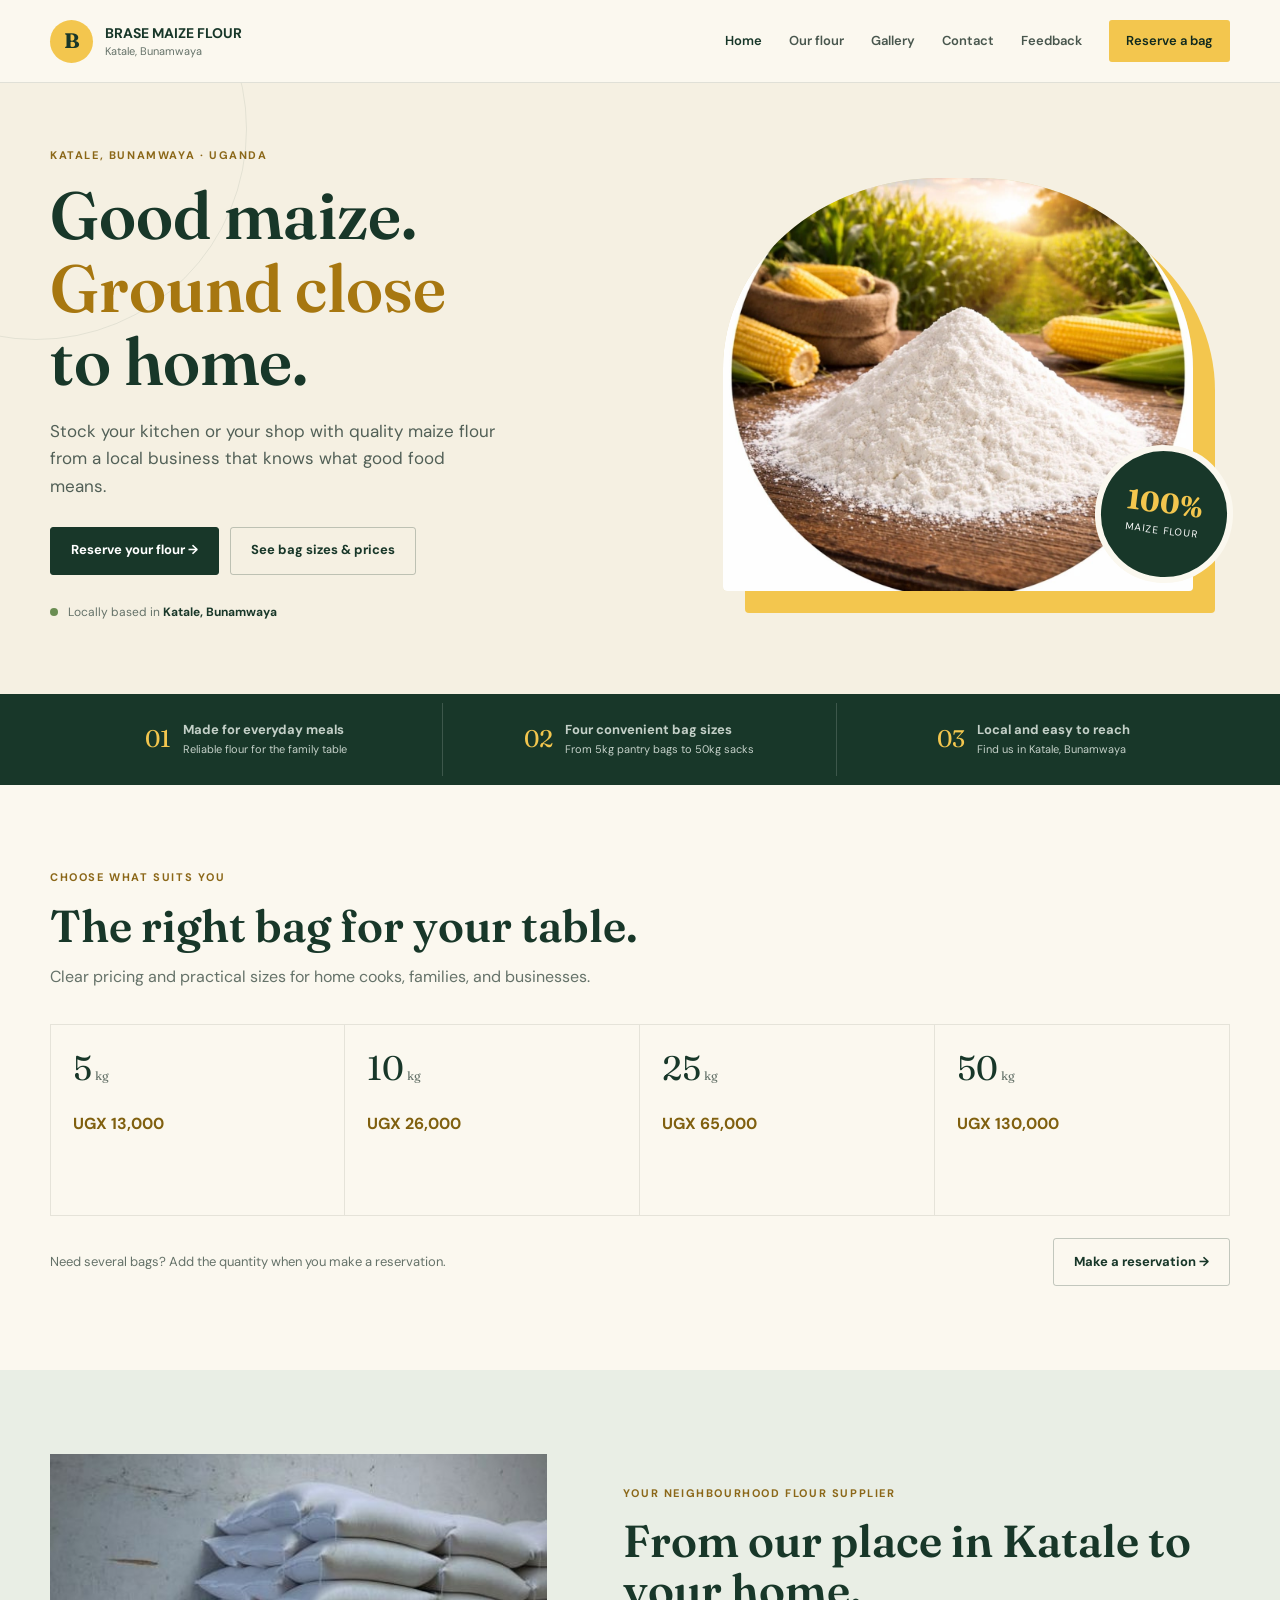
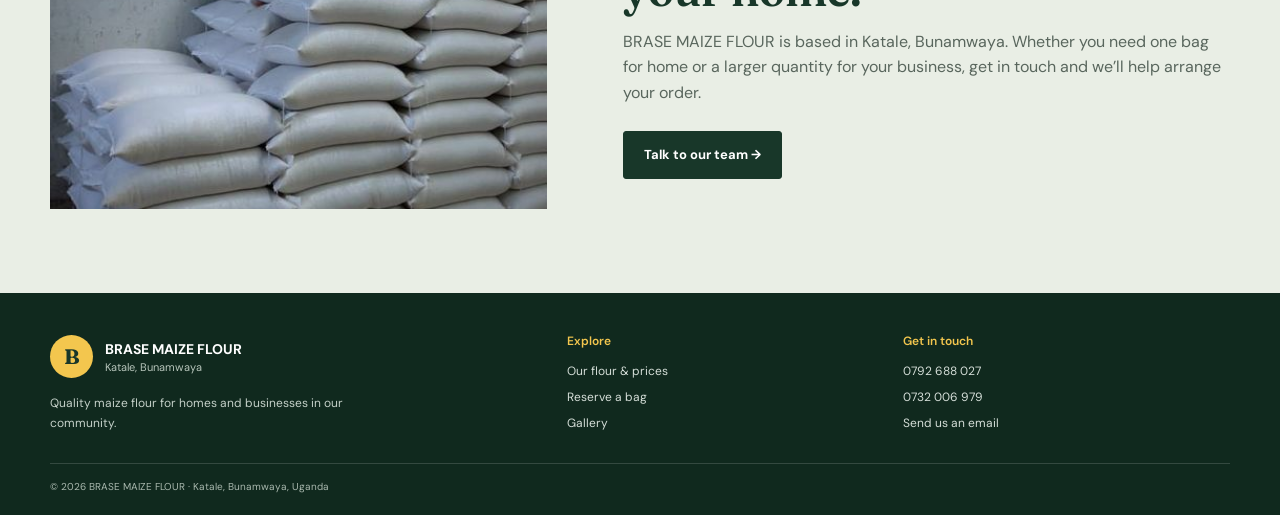
<file: index.html>
<!doctype html>
<html lang="en">
<head>
	<meta charset="utf-8">
	<meta name="viewport" content="width=device-width, initial-scale=1">
	<meta name="description" content="Fresh, quality maize flour from BRASE MAIZE FLOUR in Katale, Bunamwaya. Order 5kg to 50kg bags for your home or business.">
	<title>BRASE MAIZE FLOUR | Good maize, ground close to home</title>
	<link rel="stylesheet" href="main.css">
</head>
<body>
	<header class="site-header">
		<div class="header-inner">
			<a class="brand" href="index.html" aria-label="BRASE MAIZE FLOUR home"><span class="brand-mark" aria-hidden="true">B</span><span><span class="brand-name">BRASE MAIZE FLOUR</span><span class="brand-place">Katale, Bunamwaya</span></span></a>
			<button class="menu-toggle" type="button" aria-label="Open navigation" aria-expanded="false">&#9776;</button>
			<nav class="site-nav" aria-label="Main navigation">
				<a href="index.html" aria-current="page">Home</a><a href="order.html">Our flour</a><a href="gallery.html">Gallery</a><a href="contact%20us.html">Contact</a><a href="feedback.html">Feedback</a><a class="nav-cta" href="reservations.html">Reserve a bag</a>
			</nav>
		</div>
	</header>
	<main>
		<section class="hero">
			<div class="hero-inner">
				<div class="hero-copy">
					<p class="eyebrow">Katale, Bunamwaya · Uganda</p>
					<h1>Good maize.<br><span>Ground close</span><br>to home.</h1>
					<p>Stock your kitchen or your shop with quality maize flour from a local business that knows what good food means.</p>
					<div class="hero-actions"><a class="button" href="reservations.html">Reserve your flour <span aria-hidden="true">&nbsp;→</span></a><a class="button button-light" href="order.html">See bag sizes &amp; prices</a></div>
					<div class="hero-note"><span class="note-dot" aria-hidden="true"></span><span>Locally based in <strong>Katale, Bunamwaya</strong></span></div>
				</div>
				<div class="hero-visual">
					<div class="hero-photo"><img src="c99c991272a7aebee4d155861b2cdf4a.jpg" alt="Fresh maize flour with corn from the field"></div>
					<div class="photo-label"><strong>100%</strong><span>maize flour</span></div>
				</div>
			</div>
		</section>
		<section class="trust-strip" aria-label="Business highlights">
			<div class="trust-inner">
				<div class="trust-item"><span class="trust-icon" aria-hidden="true">01</span><span><strong>Made for everyday meals</strong><span>Reliable flour for the family table</span></span></div>
				<div class="trust-item"><span class="trust-icon" aria-hidden="true">02</span><span><strong>Four convenient bag sizes</strong><span>From 5kg pantry bags to 50kg sacks</span></span></div>
				<div class="trust-item"><span class="trust-icon" aria-hidden="true">03</span><span><strong>Local and easy to reach</strong><span>Find us in Katale, Bunamwaya</span></span></div>
			</div>
		</section>
		<section class="section">
			<div class="section-inner">
				<div class="section-heading"><p class="eyebrow">Choose what suits you</p><h2>The right bag for your table.</h2><p>Clear pricing and practical sizes for home cooks, families, and businesses.</p></div>
				<div class="package-grid">
					<div class="package"><span class="package-weight">5<span class="package-unit"> kg</span></span><span class="package-price">UGX 13,000</span></div>
					<div class="package"><span class="package-weight">10<span class="package-unit"> kg</span></span><span class="package-price">UGX 26,000</span></div>
					<div class="package"><span class="package-weight">25<span class="package-unit"> kg</span></span><span class="package-price">UGX 65,000</span></div>
					<div class="package"><span class="package-weight">50<span class="package-unit"> kg</span></span><span class="package-price">UGX 130,000</span></div>
				</div>
				<div class="packages-footer"><span>Need several bags? Add the quantity when you make a reservation.</span><a class="button button-light" href="reservations.html">Make a reservation <span aria-hidden="true">&nbsp;→</span></a></div>
			</div>
		</section>
		<section class="section story-band">
			<div class="section-inner story-layout">
				<div class="story-image"><img src="b312a737c15384a1fec45f7753097e4c.jpg" alt="Neatly stacked maize flour bags ready for customers" loading="lazy"></div>
				<div class="story-copy"><p class="eyebrow">Your neighbourhood flour supplier</p><h2>From our place in Katale to your home.</h2><p>BRASE MAIZE FLOUR is based in Katale, Bunamwaya. Whether you need one bag for home or a larger quantity for your business, get in touch and we’ll help arrange your order.</p><a class="button" href="contact%20us.html">Talk to our team <span aria-hidden="true">&nbsp;→</span></a></div>
			</div>
		</section>
	</main>
	<footer class="footer">
		<div class="footer-inner">
			<div><a class="brand" href="index.html"><span class="brand-mark" aria-hidden="true">B</span><span><span class="brand-name">BRASE MAIZE FLOUR</span><span class="brand-place">Katale, Bunamwaya</span></span></a><p class="footer-copy">Quality maize flour for homes and businesses in our community.</p></div>
			<div><h3>Explore</h3><div class="footer-links"><a href="order.html">Our flour &amp; prices</a><a href="reservations.html">Reserve a bag</a><a href="gallery.html">Gallery</a></div></div>
			<div><h3>Get in touch</h3><div class="footer-links"><a href="tel:+256792688027">0792 688 027</a><a href="tel:+256732006979">0732 006 979</a><a href="mailto:kiizadrake1@gmail.com">Send us an email</a></div></div>
		</div>
		<div class="footer-bottom">© 2026 BRASE MAIZE FLOUR · Katale, Bunamwaya, Uganda</div>
	</footer>
	<script src="site.js"></script>
</body>
</html>
</file>
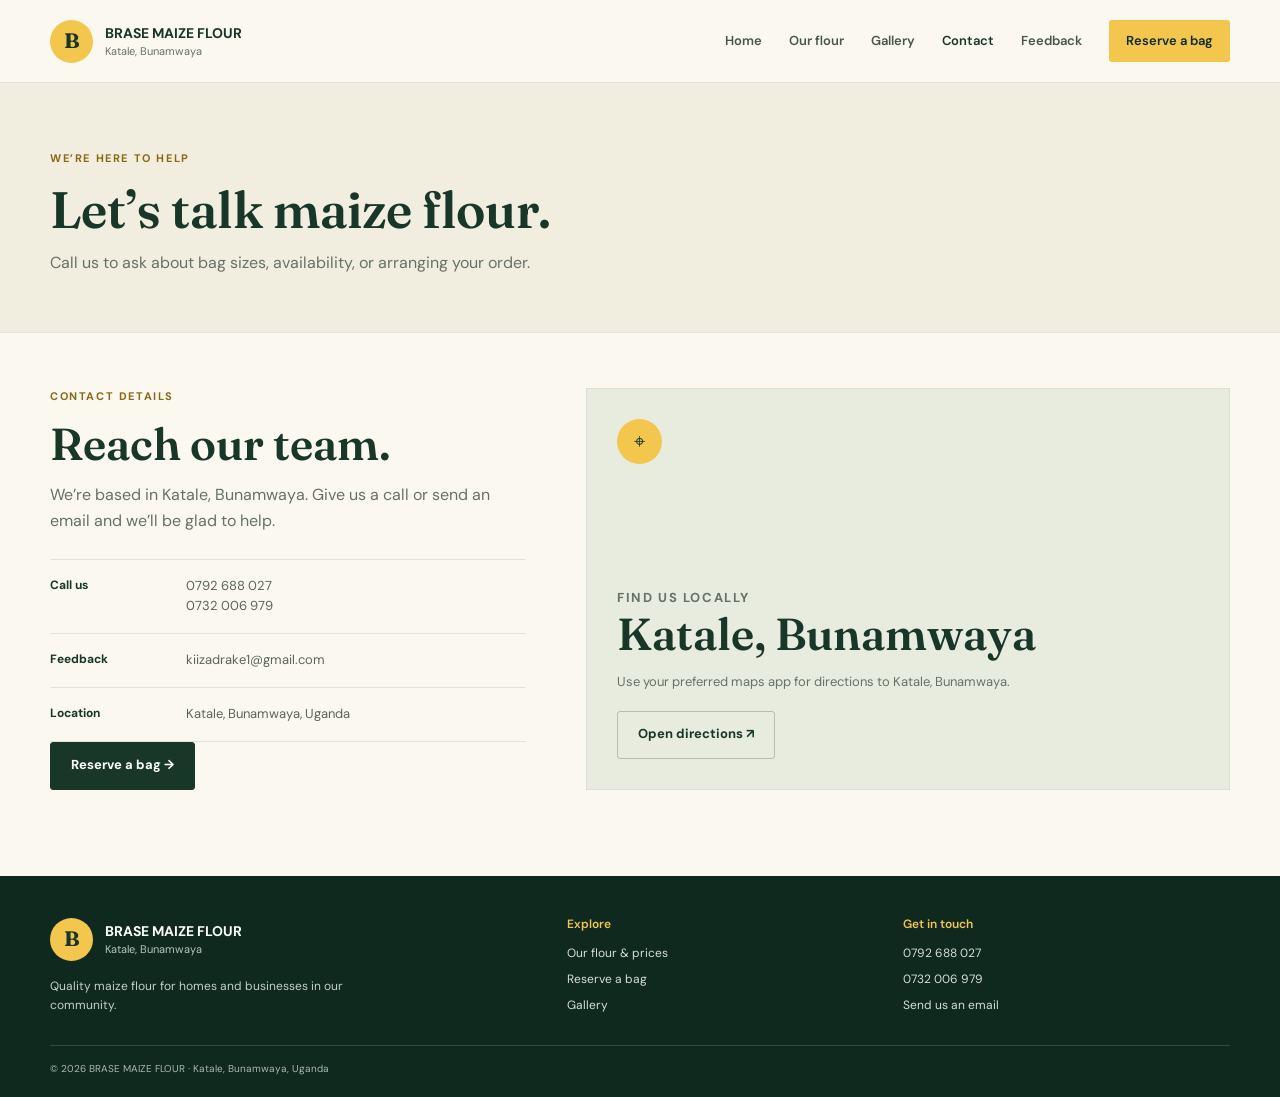
<file: contact us.html>
<!doctype html>
<html lang="en">
<head>
	<meta charset="utf-8">
	<meta name="viewport" content="width=device-width, initial-scale=1">
	<meta name="description" content="Contact BRASE MAIZE FLOUR in Katale, Bunamwaya by phone or email.">
	<title>Contact Us | BRASE MAIZE FLOUR</title>
	<link rel="stylesheet" href="main.css">
</head>
<body>
	<header class="site-header"><div class="header-inner"><a class="brand" href="home.html" aria-label="BRASE MAIZE FLOUR home"><span class="brand-mark" aria-hidden="true">B</span><span><span class="brand-name">BRASE MAIZE FLOUR</span><span class="brand-place">Katale, Bunamwaya</span></span></a><button class="menu-toggle" type="button" aria-label="Open navigation" aria-expanded="false">&#9776;</button><nav class="site-nav" aria-label="Main navigation"><a href="home.html">Home</a><a href="order.html">Our flour</a><a href="gallery.html">Gallery</a><a href="contact%20us.html" aria-current="page">Contact</a><a href="feedback.html">Feedback</a><a class="nav-cta" href="reservations.html">Reserve a bag</a></nav></div></header>
	<main>
		<section class="page-hero"><div class="page-hero-inner"><p class="eyebrow">We’re here to help</p><h1>Let’s talk maize flour.</h1><p>Call us to ask about bag sizes, availability, or arranging your order.</p></div></section>
		<section class="content-section"><div class="content-inner contact-layout">
			<div><p class="eyebrow">Contact details</p><h2>Reach our team.</h2><p style="color:var(--muted)">We’re based in Katale, Bunamwaya. Give us a call or send an email and we’ll be glad to help.</p><div class="contact-list"><div class="contact-row"><strong>Call us</strong><span><a href="tel:+256792688027">0792 688 027</a><br><a href="tel:+256732006979">0732 006 979</a></span></div><div class="contact-row"><strong>Feedback</strong><a href="mailto:kiizadrake1@gmail.com">kiizadrake1@gmail.com</a></div><div class="contact-row"><strong>Location</strong><span>Katale, Bunamwaya, Uganda</span></div></div><a class="button" href="reservations.html">Reserve a bag <span aria-hidden="true">&nbsp;→</span></a></div>
			<div class="map-panel"><span class="map-pin" aria-hidden="true">⌖</span><div><p class="eyebrow">Find us locally</p><h2>Katale, Bunamwaya</h2><p>Use your preferred maps app for directions to Katale, Bunamwaya.</p><p style="margin-top:18px"><a class="button button-light" href="https://www.google.com/maps/search/?api=1&amp;query=Katale%2C+Bunamwaya%2C+Uganda" target="_blank" rel="noopener noreferrer">Open directions <span aria-hidden="true">&nbsp;↗</span></a></p></div></div>
		</div></section>
	</main>
	<footer class="footer"><div class="footer-inner"><div><a class="brand" href="home.html"><span class="brand-mark" aria-hidden="true">B</span><span><span class="brand-name">BRASE MAIZE FLOUR</span><span class="brand-place">Katale, Bunamwaya</span></span></a><p class="footer-copy">Quality maize flour for homes and businesses in our community.</p></div><div><h3>Explore</h3><div class="footer-links"><a href="order.html">Our flour &amp; prices</a><a href="reservations.html">Reserve a bag</a><a href="gallery.html">Gallery</a></div></div><div><h3>Get in touch</h3><div class="footer-links"><a href="tel:+256792688027">0792 688 027</a><a href="tel:+256732006979">0732 006 979</a><a href="mailto:kiizadrake1@gmail.com">Send us an email</a></div></div></div><div class="footer-bottom">© 2026 BRASE MAIZE FLOUR · Katale, Bunamwaya, Uganda</div></footer>
	<script src="../site.js"></script>
</body>
</html>
</file>
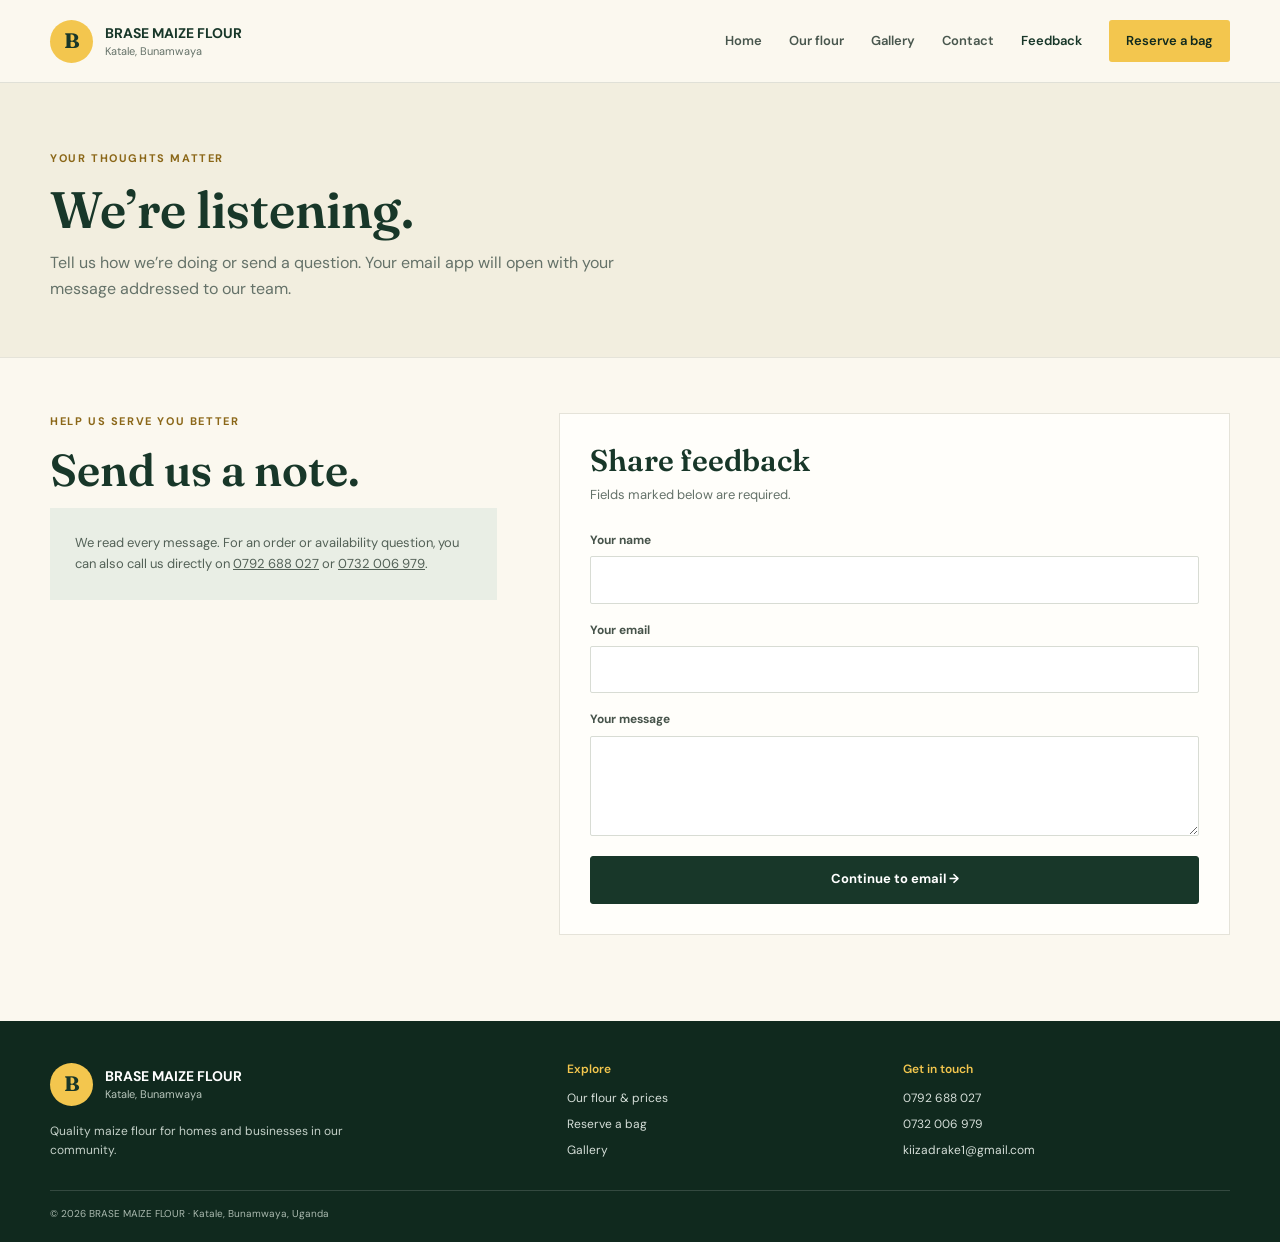
<file: feedback.html>
<!doctype html>
<html lang="en">
<head>
	<meta charset="utf-8">
	<meta name="viewport" content="width=device-width, initial-scale=1">
	<meta name="description" content="Share feedback with BRASE MAIZE FLOUR. We welcome your comments and questions.">
	<title>Feedback | BRASE MAIZE FLOUR</title>
	<link rel="stylesheet" href="main.css">
</head>
<body>
	<header class="site-header"><div class="header-inner"><a class="brand" href="home.html" aria-label="BRASE MAIZE FLOUR home"><span class="brand-mark" aria-hidden="true">B</span><span><span class="brand-name">BRASE MAIZE FLOUR</span><span class="brand-place">Katale, Bunamwaya</span></span></a><button class="menu-toggle" type="button" aria-label="Open navigation" aria-expanded="false">&#9776;</button><nav class="site-nav" aria-label="Main navigation"><a href="home.html">Home</a><a href="order.html">Our flour</a><a href="gallery.html">Gallery</a><a href="contact%20us.html">Contact</a><a href="feedback.html" aria-current="page">Feedback</a><a class="nav-cta" href="reservations.html">Reserve a bag</a></nav></div></header>
	<main>
		<section class="page-hero"><div class="page-hero-inner"><p class="eyebrow">Your thoughts matter</p><h1>We’re listening.</h1><p>Tell us how we’re doing or send a question. Your email app will open with your message addressed to our team.</p></div></section>
		<section class="content-section"><div class="content-inner feedback-layout">
			<div><p class="eyebrow">Help us serve you better</p><h2>Send us a note.</h2><div class="feedback-note"><p>We read every message. For an order or availability question, you can also call us directly on <a href="tel:+256792688027">0792 688 027</a> or <a href="tel:+256732006979">0732 006 979</a>.</p></div></div>
			<form class="form-panel" id="feedback-form"><h2>Share feedback</h2><p class="form-intro">Fields marked below are required.</p><div class="form-grid">
				<div class="field field-full"><label for="feedback-name">Your name</label><input id="feedback-name" name="name" autocomplete="name" required></div>
				<div class="field field-full"><label for="feedback-email">Your email</label><input id="feedback-email" name="email" type="email" autocomplete="email" required></div>
				<div class="field field-full"><label for="feedback-message">Your message</label><textarea id="feedback-message" name="message" required></textarea></div>
			</div><button class="button form-submit" type="submit">Continue to email <span aria-hidden="true">&nbsp;→</span></button></form>
		</div></section>
	</main>
	<footer class="footer"><div class="footer-inner"><div><a class="brand" href="home.html"><span class="brand-mark" aria-hidden="true">B</span><span><span class="brand-name">BRASE MAIZE FLOUR</span><span class="brand-place">Katale, Bunamwaya</span></span></a><p class="footer-copy">Quality maize flour for homes and businesses in our community.</p></div><div><h3>Explore</h3><div class="footer-links"><a href="order.html">Our flour &amp; prices</a><a href="reservations.html">Reserve a bag</a><a href="gallery.html">Gallery</a></div></div><div><h3>Get in touch</h3><div class="footer-links"><a href="tel:+256792688027">0792 688 027</a><a href="tel:+256732006979">0732 006 979</a><a href="mailto:kiizadrake1@gmail.com">kiizadrake1@gmail.com</a></div></div></div><div class="footer-bottom">© 2026 BRASE MAIZE FLOUR · Katale, Bunamwaya, Uganda</div></footer>
	<script src="../site.js"></script>
</body>
</html>
</file>
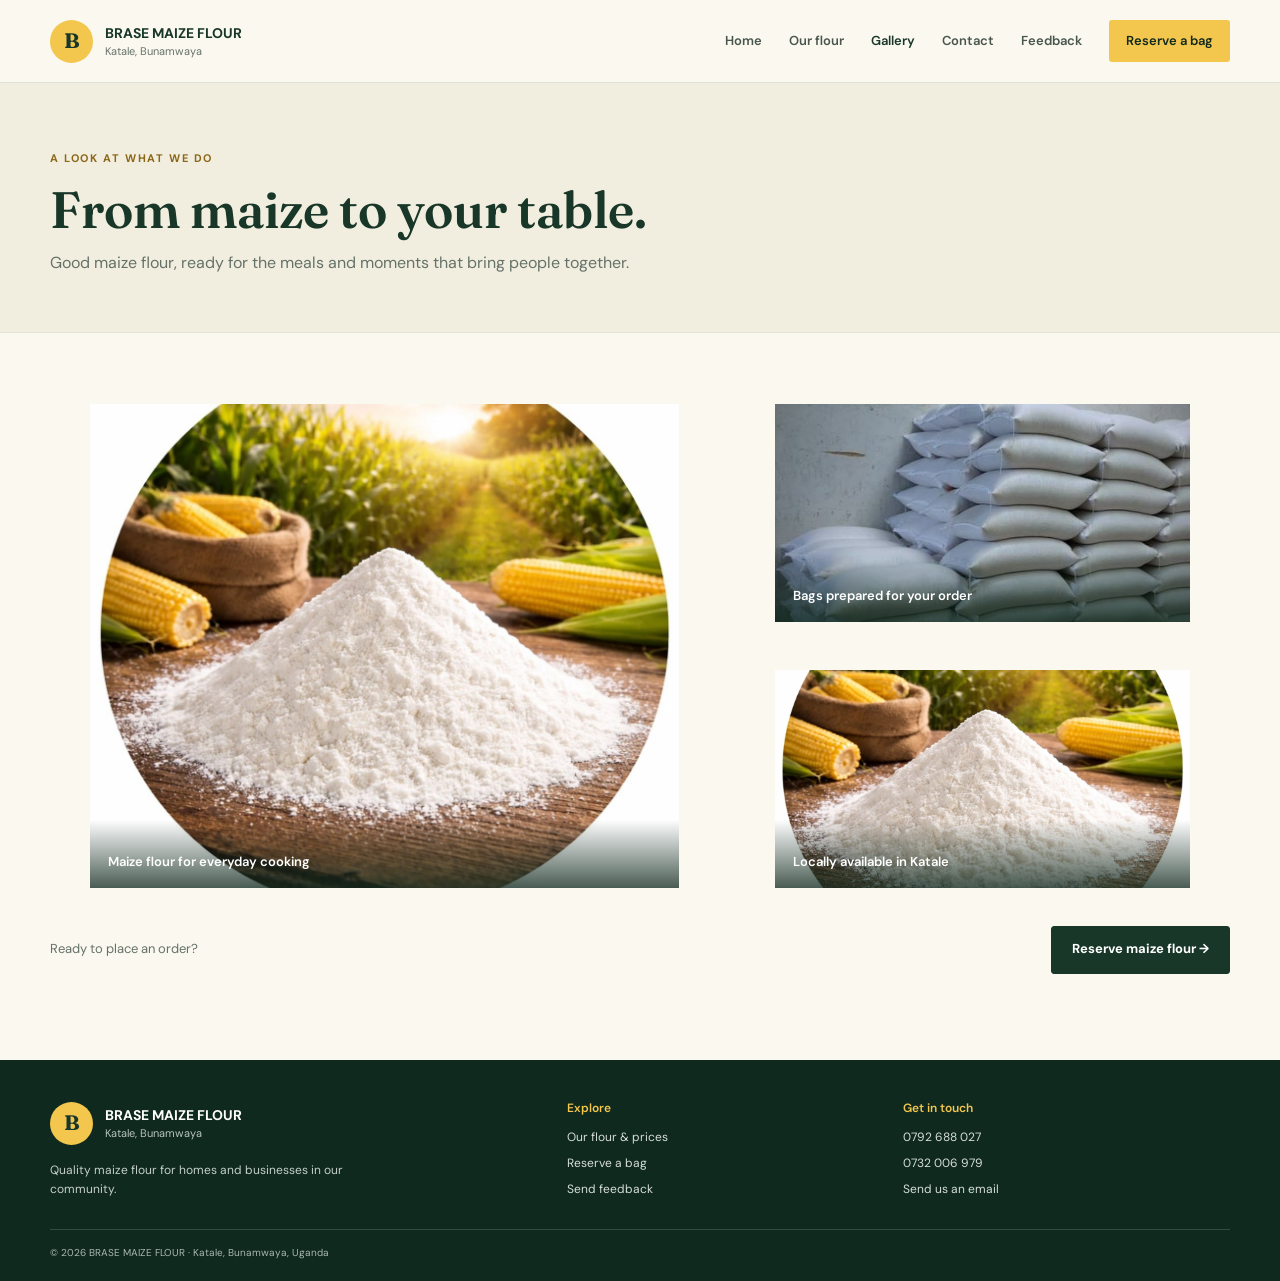
<file: gallery.html>
<!doctype html>
<html lang="en">
<head>
	<meta charset="utf-8">
	<meta name="viewport" content="width=device-width, initial-scale=1">
	<meta name="description" content="See BRASE MAIZE FLOUR products and maize flour in Katale, Bunamwaya.">
	<title>Gallery | BRASE MAIZE FLOUR</title>
	<link rel="stylesheet" href="main.css">
</head>
<body>
	<header class="site-header"><div class="header-inner"><a class="brand" href="index.html" aria-label="BRASE MAIZE FLOUR home"><span class="brand-mark" aria-hidden="true">B</span><span><span class="brand-name">BRASE MAIZE FLOUR</span><span class="brand-place">Katale, Bunamwaya</span></span></a><button class="menu-toggle" type="button" aria-label="Open navigation" aria-expanded="false">&#9776;</button><nav class="site-nav" aria-label="Main navigation"><a href="home.html">Home</a><a href="order.html">Our flour</a><a href="gallery.html" aria-current="page">Gallery</a><a href="contact%20us.html">Contact</a><a href="feedback.html">Feedback</a><a class="nav-cta" href="reservations.html">Reserve a bag</a></nav></div></header>
	<main>
		<section class="page-hero"><div class="page-hero-inner"><p class="eyebrow">A look at what we do</p><h1>From maize to your table.</h1><p>Good maize flour, ready for the meals and moments that bring people together.</p></div></section>
		<section class="content-section"><div class="content-inner"><div class="gallery-grid">
			<figure class="gallery-item"><img src="c99c991272a7aebee4d155861b2cdf4a.jpg" alt="Fresh white maize flour with corn from the field"><figcaption class="gallery-caption">Maize flour for everyday cooking</figcaption></figure>
			<figure class="gallery-item"><img src="b312a737c15384a1fec45f7753097e4c.jpg" alt="A stock of maize flour bags stacked for customers" loading="lazy"><figcaption class="gallery-caption">Bags prepared for your order</figcaption></figure>
			<figure class="gallery-item"><img src="c99c991272a7aebee4d155861b2cdf4a.jpg" alt="Golden maize and flour, the ingredients behind every bag" loading="lazy"><figcaption class="gallery-caption">Locally available in Katale</figcaption></figure>
		</div><div class="packages-footer"><span>Ready to place an order?</span><a class="button" href="reservations.html">Reserve maize flour <span aria-hidden="true">&nbsp;→</span></a></div></div></section>
	</main>
	<footer class="footer"><div class="footer-inner"><div><a class="brand" href="index.html"><span class="brand-mark" aria-hidden="true">B</span><span><span class="brand-name">BRASE MAIZE FLOUR</span><span class="brand-place">Katale, Bunamwaya</span></span></a><p class="footer-copy">Quality maize flour for homes and businesses in our community.</p></div><div><h3>Explore</h3><div class="footer-links"><a href="order.html">Our flour &amp; prices</a><a href="reservations.html">Reserve a bag</a><a href="feedback.html">Send feedback</a></div></div><div><h3>Get in touch</h3><div class="footer-links"><a href="tel:+256792688027">0792 688 027</a><a href="tel:+256732006979">0732 006 979</a><a href="mailto:kiizadrake1@gmail.com">Send us an email</a></div></div></div><div class="footer-bottom">© 2026 BRASE MAIZE FLOUR · Katale, Bunamwaya, Uganda</div></footer>
	<script src="site.js"></script>
</body>
</html>
</file>
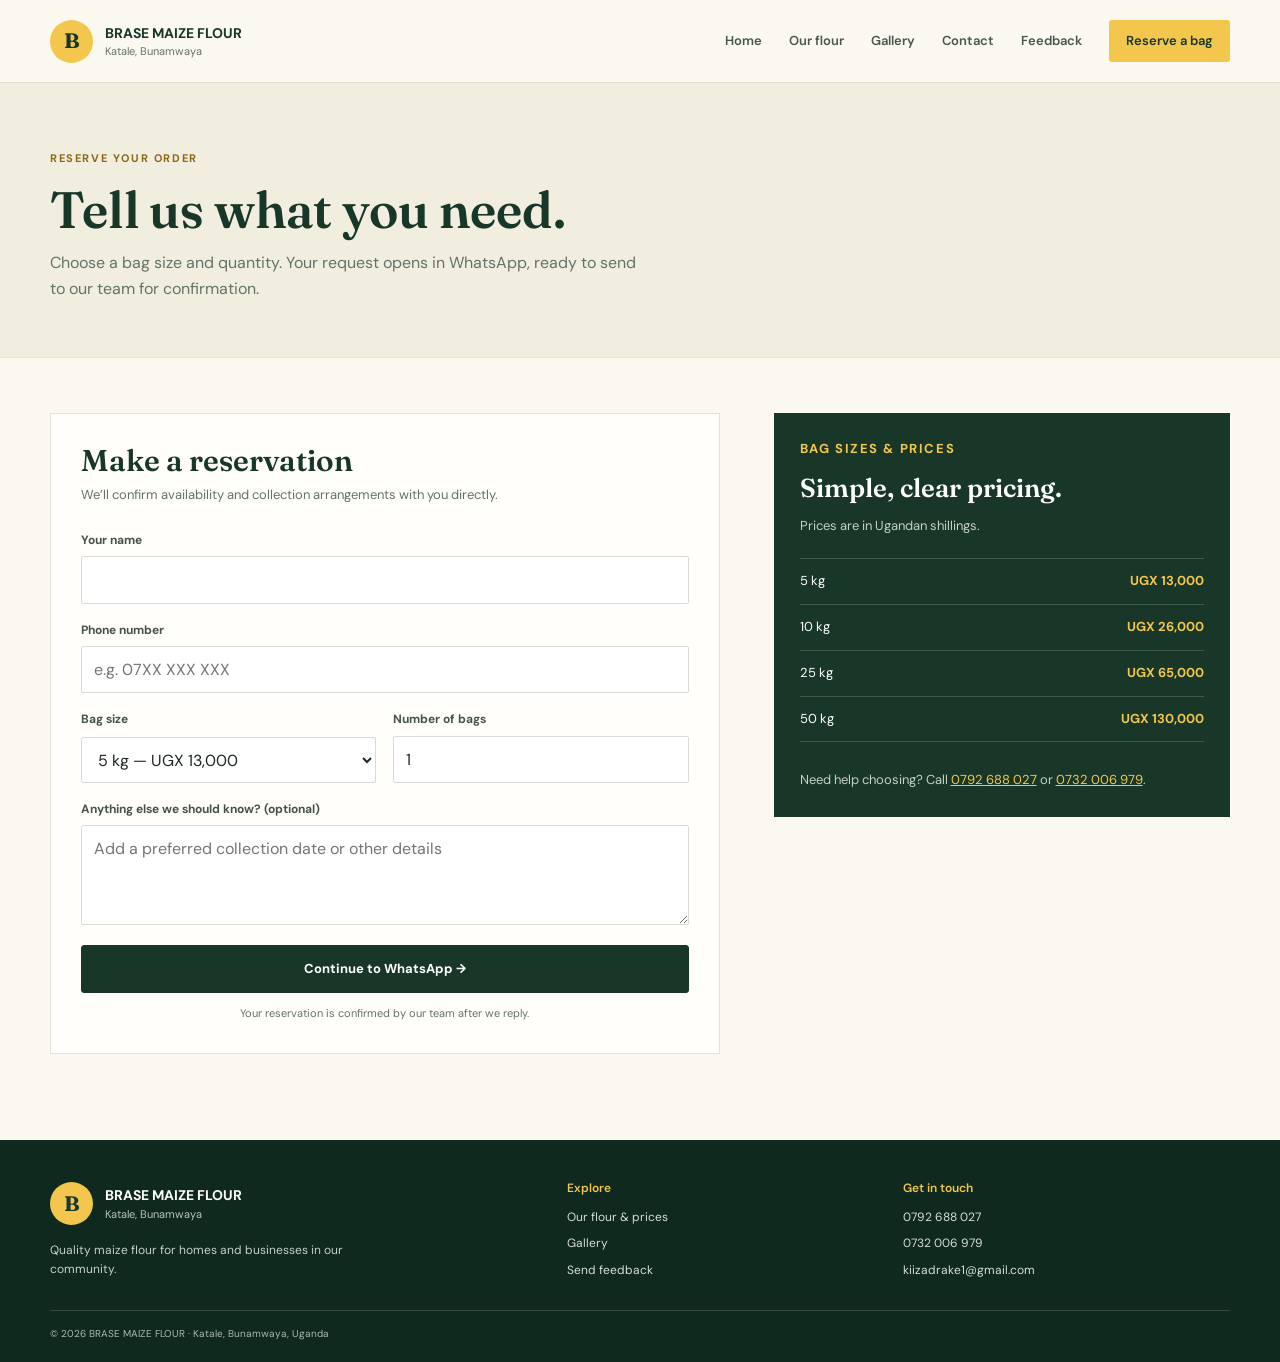
<file: reservations.html>
<!doctype html>
<html lang="en">
<head>
	<meta charset="utf-8">
	<meta name="viewport" content="width=device-width, initial-scale=1">
	<meta name="description" content="Reserve BRASE MAIZE FLOUR in 5kg, 10kg, 25kg, and 50kg bags. Choose your quantity and send your request directly to us.">
	<title>Reserve Maize Flour | BRASE MAIZE FLOUR</title>
	<link rel="stylesheet" href="main.css">
</head>
<body>
	<header class="site-header"><div class="header-inner">
		<a class="brand" href="index.html" aria-label="BRASE MAIZE FLOUR home"><span class="brand-mark" aria-hidden="true">B</span><span><span class="brand-name">BRASE MAIZE FLOUR</span><span class="brand-place">Katale, Bunamwaya</span></span></a>
		<button class="menu-toggle" type="button" aria-label="Open navigation" aria-expanded="false">&#9776;</button>
		<nav class="site-nav" aria-label="Main navigation"><a href="home.html">Home</a><a href="order.html">Our flour</a><a href="gallery.html">Gallery</a><a href="contact%20us.html">Contact</a><a href="feedback.html">Feedback</a><a class="nav-cta" href="reservations.html" aria-current="page">Reserve a bag</a></nav>
	</div></header>
	<main>
		<section class="page-hero"><div class="page-hero-inner"><p class="eyebrow">Reserve your order</p><h1>Tell us what you need.</h1><p>Choose a bag size and quantity. Your request opens in WhatsApp, ready to send to our team for confirmation.</p></div></section>
		<section class="content-section"><div class="content-inner reservation-layout">
			<form class="form-panel" id="reservation-form">
				<h2>Make a reservation</h2><p class="form-intro">We’ll confirm availability and collection arrangements with you directly.</p>
				<div class="form-grid">
					<div class="field field-full"><label for="customer-name">Your name</label><input id="customer-name" name="name" autocomplete="name" required></div>
					<div class="field field-full"><label for="customer-phone">Phone number</label><input id="customer-phone" name="phone" type="tel" autocomplete="tel" placeholder="e.g. 07XX XXX XXX" required></div>
					<div class="field"><label for="flour-size">Bag size</label><select id="flour-size" name="size" required><option value="5" data-price="13000">5 kg — UGX 13,000</option><option value="10" data-price="26000">10 kg — UGX 26,000</option><option value="25" data-price="65000">25 kg — UGX 65,000</option><option value="50" data-price="130000">50 kg — UGX 130,000</option></select></div>
					<div class="field"><label for="bag-quantity">Number of bags</label><input id="bag-quantity" name="quantity" type="number" min="1" max="1000" value="1" required></div>
					<div class="field field-full"><label for="order-notes">Anything else we should know? <span>(optional)</span></label><textarea id="order-notes" name="notes" placeholder="Add a preferred collection date or other details"></textarea></div>
				</div>
				<button class="button form-submit" type="submit">Continue to WhatsApp <span aria-hidden="true">&nbsp;→</span></button>
				<p class="form-hint">Your reservation is confirmed by our team after we reply.</p>
			</form>
			<aside class="order-summary"><p class="eyebrow" style="color:var(--maize)">Bag sizes &amp; prices</p><h2>Simple, clear pricing.</h2><p>Prices are in Ugandan shillings.</p>
				<div class="price-list"><div class="price-row"><span>5 kg</span><strong>UGX 13,000</strong></div><div class="price-row"><span>10 kg</span><strong>UGX 26,000</strong></div><div class="price-row"><span>25 kg</span><strong>UGX 65,000</strong></div><div class="price-row"><span>50 kg</span><strong>UGX 130,000</strong></div></div>
				<p class="summary-help">Need help choosing? Call <a href="tel:+256792688027" style="color:var(--maize)">0792 688 027</a> or <a href="tel:+256732006979" style="color:var(--maize)">0732 006 979</a>.</p>
			</aside>
		</div></section>
	</main>
	<footer class="footer"><div class="footer-inner">
		<div><a class="brand" href="home.html"><span class="brand-mark" aria-hidden="true">B</span><span><span class="brand-name">BRASE MAIZE FLOUR</span><span class="brand-place">Katale, Bunamwaya</span></span></a><p class="footer-copy">Quality maize flour for homes and businesses in our community.</p></div>
		<div><h3>Explore</h3><div class="footer-links"><a href="order.html">Our flour &amp; prices</a><a href="gallery.html">Gallery</a><a href="feedback.html">Send feedback</a></div></div>
		<div><h3>Get in touch</h3><div class="footer-links"><a href="tel:+256792688027">0792 688 027</a><a href="tel:+256732006979">0732 006 979</a><a href="mailto:kiizadrake1@gmail.com">kiizadrake1@gmail.com</a></div></div>
	</div><div class="footer-bottom">© 2026 BRASE MAIZE FLOUR · Katale, Bunamwaya, Uganda</div></footer>
	<script src="../site.js"></script>
</body>
</html>
</file>
<file: main.css>
@import url('https://fonts.googleapis.com/css2?family=DM+Sans:wght@400;500;600;700&family=Fraunces:opsz,wght@9..144,500;9..144,600;9..144,700&display=swap');

:root {
  color-scheme: light;
  --forest: #183729;
  --forest-deep: #10291e;
  --maize: #f3c64e;
  --maize-dark: #dbab2c;
  --paper: #fbf8ef;
  --white: #fffefa;
  --ink: #1d2922;
  --muted: #657269;
  --line: #e5e3d9;
  --display: 'Fraunces', Georgia, serif;
  --body: 'DM Sans', 'Segoe UI', sans-serif;
}

* { box-sizing: border-box; }
html { scroll-behavior: smooth; }
body { margin: 0; color: var(--ink); background: var(--paper); font-family: var(--body); font-size: 16px; line-height: 1.6; }
a { color: inherit; }
img { display: block; max-width: 100%; }
button, input, select, textarea { font: inherit; }
.site-header { position: relative; z-index: 5; background: var(--paper); border-bottom: 1px solid rgba(24, 55, 41, .12); }
.header-inner { width: min(1180px, calc(100% - 48px)); min-height: 82px; margin: auto; display: flex; align-items: center; justify-content: space-between; gap: 30px; }
.brand { display: inline-flex; align-items: center; gap: 12px; text-decoration: none; flex: 0 0 auto; }
.brand-mark { width: 43px; height: 43px; display: grid; place-items: center; border-radius: 50%; color: var(--forest); background: var(--maize); font-family: var(--display); font-size: 21px; font-weight: 700; }
.brand-name { display: block; color: var(--forest); font-size: 14px; font-weight: 700; line-height: 1.15; letter-spacing: 0; }
.brand-place { display: block; margin-top: 5px; color: var(--muted); font-size: 11px; line-height: 1; }
.site-nav { display: flex; align-items: center; gap: 27px; }
.site-nav a { color: #48564d; text-decoration: none; font-size: 13px; font-weight: 600; transition: color .18s ease; }
.site-nav a:hover, .site-nav a[aria-current="page"] { color: var(--forest); }
.site-nav .nav-cta { padding: 11px 17px; color: var(--forest-deep); background: var(--maize); border-radius: 3px; }
.site-nav .nav-cta:hover { background: var(--maize-dark); }
.menu-toggle { display: none; width: 42px; height: 42px; border: 1px solid var(--line); background: transparent; color: var(--forest); border-radius: 3px; font-size: 21px; cursor: pointer; }
.eyebrow { margin: 0 0 14px; color: #8b6718; text-transform: uppercase; letter-spacing: 1.6px; font-size: 11px; font-weight: 700; }
h1, h2, h3, p { margin-top: 0; }
h1, h2, h3 { color: var(--forest); font-family: var(--display); font-weight: 600; line-height: 1.1; }
h1 { margin-bottom: 20px; font-size: clamp(42px, 5.2vw, 68px); }
h2 { margin-bottom: 14px; font-size: clamp(32px, 3.5vw, 45px); }
h3 { margin-bottom: 9px; font-size: 23px; }
.button { display: inline-flex; min-height: 48px; align-items: center; justify-content: center; padding: 0 20px; border: 1px solid var(--forest); border-radius: 3px; background: var(--forest); color: white; text-decoration: none; font-size: 13px; font-weight: 700; transition: transform .18s ease, background .18s ease; }
.button:hover { transform: translateY(-2px); background: var(--forest-deep); }
.button-light { border-color: rgba(24, 55, 41, .25); background: transparent; color: var(--forest); }
.button-light:hover { background: rgba(24, 55, 41, .06); }
.button-gold { border-color: var(--maize); background: var(--maize); color: var(--forest-deep); }
.button-gold:hover { background: var(--maize-dark); }
.hero { position: relative; overflow: hidden; background: #f5f0e2; }
.hero::before { position: absolute; top: -165px; left: -175px; width: 420px; height: 420px; border: 1px solid rgba(24, 55, 41, .08); border-radius: 50%; content: ''; }
.hero-inner { position: relative; width: min(1180px, calc(100% - 48px)); min-height: 570px; margin: auto; display: grid; grid-template-columns: 1fr .95fr; align-items: center; gap: 65px; padding: 64px 0 72px; }
.hero-copy { max-width: 545px; animation: rise-in .7s ease both; }
.hero-copy h1 span { color: #a77710; }
.hero-copy > p:not(.eyebrow) { max-width: 455px; margin-bottom: 27px; color: #526057; font-size: 17px; }
.hero-actions { display: flex; flex-wrap: wrap; gap: 11px; }
.hero-note { display: flex; align-items: center; gap: 10px; margin-top: 28px; color: var(--muted); font-size: 12px; }
.hero-note strong { color: var(--forest); }
.note-dot { width: 8px; height: 8px; border-radius: 50%; background: #6a8d52; }
.hero-visual { position: relative; min-height: 390px; display: grid; place-items: center; animation: rise-in .85s .1s ease both; }
.hero-photo { position: relative; width: min(100%, 470px); aspect-ratio: 1 / .88; overflow: hidden; border-radius: 46% 46% 4px 4px; background: #e2d4a9; box-shadow: 22px 22px 0 var(--maize); }
.hero-photo img { width: 100%; height: 100%; object-fit: cover; }
.photo-label { position: absolute; right: -3px; bottom: 8px; width: 138px; height: 138px; display: grid; place-content: center; border: 6px solid var(--paper); border-radius: 50%; background: var(--forest); color: white; text-align: center; transform: rotate(7deg); }
.photo-label strong { color: var(--maize); font-family: var(--display); font-size: 28px; line-height: 1; }
.photo-label span { margin-top: 6px; font-size: 10px; text-transform: uppercase; letter-spacing: 1px; }
.trust-strip { background: var(--forest); color: white; }
.trust-inner { width: min(1180px, calc(100% - 48px)); min-height: 91px; margin: auto; display: grid; grid-template-columns: repeat(3, 1fr); align-items: center; }
.trust-item { display: flex; align-items: center; justify-content: center; gap: 12px; padding: 17px 12px; border-right: 1px solid rgba(255,255,255,.16); }
.trust-item:last-child { border: 0; }
.trust-icon { color: var(--maize); font-family: var(--display); font-size: 24px; }
.trust-item strong { display: block; font-size: 13px; }
.trust-item span:last-child { color: #c4d0c8; font-size: 11px; }
.section { padding: 84px 0; }
.section-inner { width: min(1180px, calc(100% - 48px)); margin: auto; }
.section-heading { max-width: 590px; margin-bottom: 35px; }
.section-heading > p:last-child { margin-bottom: 0; color: var(--muted); }
.package-grid { display: grid; grid-template-columns: repeat(4, 1fr); border-top: 1px solid var(--line); border-bottom: 1px solid var(--line); }
.package { min-height: 190px; padding: 25px 22px; border-right: 1px solid var(--line); }
.package:first-child { border-left: 1px solid var(--line); }
.package-weight { display: block; color: var(--forest); font-family: var(--display); font-size: 34px; line-height: 1.1; }
.package-unit { color: var(--muted); font-size: 12px; }
.package-price { display: block; margin-top: 23px; color: #80600f; font-size: 16px; font-weight: 700; }
.package-price small { color: var(--muted); font-size: 10px; font-weight: 500; }
.packages-footer { display: flex; justify-content: space-between; align-items: center; gap: 20px; margin-top: 22px; color: var(--muted); font-size: 13px; }
.story-band { background: #e9eee5; }
.story-layout { display: grid; grid-template-columns: .9fr 1.1fr; align-items: center; gap: 76px; }
.story-image { height: 355px; overflow: hidden; background: #d7ddce; }
.story-image img { width: 100%; height: 100%; object-fit: cover; }
.story-copy > p:not(.eyebrow) { color: #59665d; }
.story-copy .button { margin-top: 10px; }
.page-hero { padding: 67px 0 56px; background: #f2eedf; border-bottom: 1px solid var(--line); }
.page-hero-inner { width: min(1180px, calc(100% - 48px)); margin: auto; }
.page-hero h1 { margin-bottom: 12px; font-size: clamp(38px, 4vw, 54px); }
.page-hero p:last-child { max-width: 590px; margin-bottom: 0; color: var(--muted); }
.content-section { padding: 55px 0 86px; }
.content-inner { width: min(1180px, calc(100% - 48px)); margin: auto; }
.reservation-layout { display: grid; grid-template-columns: minmax(0, 1.1fr) minmax(285px, .75fr); align-items: start; gap: 54px; }
.form-panel { padding: 30px; border: 1px solid var(--line); background: var(--white); }
.form-panel h2 { margin-bottom: 8px; font-size: 30px; }
.form-intro { margin-bottom: 25px; color: var(--muted); font-size: 13px; }
.form-grid { display: grid; grid-template-columns: 1fr 1fr; gap: 17px; }
.field { display: grid; gap: 6px; }
.field-full { grid-column: 1 / -1; }
.field label { color: #46534a; font-size: 12px; font-weight: 700; }
.field input, .field select, .field textarea { width: 100%; min-height: 45px; padding: 10px 12px; border: 1px solid #d8dcd4; border-radius: 2px; outline: none; background: white; color: var(--ink); }
.field textarea { min-height: 100px; resize: vertical; }
.field input:focus, .field select:focus, .field textarea:focus { border-color: #53745e; box-shadow: 0 0 0 3px rgba(83,116,94,.12); }
.form-submit { width: 100%; margin-top: 20px; cursor: pointer; }
.form-hint { margin: 12px 0 0; color: var(--muted); font-size: 11px; text-align: center; }
.order-summary { position: sticky; top: 24px; padding: 26px; background: var(--forest); color: white; }
.order-summary h2 { color: white; font-size: 26px; }
.order-summary > p { color: #c4d0c8; font-size: 13px; }
.price-list { margin: 21px 0; border-top: 1px solid rgba(255,255,255,.17); }
.price-row { display: flex; justify-content: space-between; gap: 14px; padding: 12px 0; border-bottom: 1px solid rgba(255,255,255,.17); font-size: 13px; }
.price-row strong { color: var(--maize); }
.summary-help { margin-bottom: 0; padding-top: 7px; color: #c4d0c8; font-size: 11px; }
.gallery-grid { display: grid; grid-template-columns: 1.15fr .85fr; grid-template-rows: 250px 250px; gap: 16px; }
.gallery-item { position: relative; overflow: hidden; background: #e4e6d9; }
.gallery-item:first-child { grid-row: span 2; }
.gallery-item img { width: 100%; height: 100%; object-fit: cover; transition: transform .45s ease; }
.gallery-item:hover img { transform: scale(1.035); }
.gallery-caption { position: absolute; right: 0; bottom: 0; left: 0; padding: 32px 18px 15px; background: linear-gradient(transparent, rgba(16, 41, 30, .76)); color: white; font-size: 13px; font-weight: 600; }
.contact-layout { display: grid; grid-template-columns: .85fr 1.15fr; gap: 60px; }
.contact-list { margin-top: 25px; border-top: 1px solid var(--line); }
.contact-row { display: grid; grid-template-columns: 120px 1fr; gap: 16px; padding: 16px 0; border-bottom: 1px solid var(--line); }
.contact-row strong { color: var(--forest); font-size: 12px; }
.contact-row a, .contact-row span { color: #59665d; font-size: 13px; text-decoration: none; }
.contact-row a:hover { color: #8b6718; }
.map-panel { min-height: 340px; padding: 30px; display: flex; flex-direction: column; justify-content: space-between; background: #e8ecdf; border: 1px solid #d9e0d4; }
.map-pin { width: 45px; height: 45px; display: grid; place-items: center; border-radius: 50%; background: var(--maize); color: var(--forest); font-size: 20px; }
.map-panel p { margin-bottom: 0; color: var(--muted); font-size: 13px; }
.feedback-layout { display: grid; grid-template-columns: .8fr 1.2fr; gap: 62px; align-items: start; }
.feedback-note { padding: 25px; background: #e9eee5; }
.feedback-note p { margin-bottom: 0; color: #536157; font-size: 13px; }
.footer { padding: 42px 0 20px; background: var(--forest-deep); color: white; }
.footer-inner { width: min(1180px, calc(100% - 48px)); margin: auto; display: grid; grid-template-columns: 1.3fr .8fr .9fr; gap: 45px; }
.footer .brand-name { color: white; }
.footer .brand-place { color: #b7c5bb; }
.footer-copy { max-width: 300px; margin: 16px 0 0; color: #c4d0c8; font-size: 12px; }
.footer h3 { margin-bottom: 13px; color: var(--maize); font-family: var(--body); font-size: 12px; }
.footer-links { display: grid; gap: 7px; }
.footer-links a { width: fit-content; color: #d5ded8; text-decoration: none; font-size: 12px; }
.footer-links a:hover { color: var(--maize); }
.footer-bottom { width: min(1180px, calc(100% - 48px)); margin: 30px auto 0; padding-top: 15px; border-top: 1px solid rgba(255,255,255,.15); color: #aab9af; font-size: 10px; }
.visually-hidden { position: absolute; width: 1px; height: 1px; padding: 0; margin: -1px; overflow: hidden; clip: rect(0,0,0,0); white-space: nowrap; border: 0; }
@keyframes rise-in { from { opacity: 0; transform: translateY(14px); } to { opacity: 1; transform: translateY(0); } }
@media (max-width: 850px) {
  .header-inner { width: min(100% - 36px, 1180px); }
  .menu-toggle { display: grid; place-items: center; }
  .site-nav { position: absolute; top: 100%; right: 0; left: 0; display: none; align-items: stretch; gap: 0; padding: 8px 18px 18px; border-bottom: 1px solid var(--line); background: var(--paper); }
  .site-nav.is-open { display: grid; }
  .site-nav a { padding: 12px 3px; border-bottom: 1px solid var(--line); }
  .site-nav .nav-cta { margin-top: 10px; padding: 11px 14px; text-align: center; }
  .hero-inner { min-height: 0; grid-template-columns: 1fr .85fr; gap: 28px; padding: 58px 0; }
  .hero-visual { min-height: 310px; }
  .photo-label { right: -8px; width: 115px; height: 115px; }
  .trust-inner { width: calc(100% - 32px); }
  .trust-item { gap: 8px; }
  .story-layout { gap: 38px; }
  .reservation-layout { gap: 25px; }
  .contact-layout, .feedback-layout { gap: 35px; }
}
@media (max-width: 620px) {
  body { font-size: 15px; }
  .header-inner { min-height: 72px; }
  .brand-mark { width: 39px; height: 39px; }
  .brand-name { font-size: 12px; }
  .hero-inner { width: calc(100% - 36px); grid-template-columns: 1fr; gap: 27px; padding: 48px 0 50px; }
  .hero-copy > p:not(.eyebrow) { font-size: 15px; }
  .hero-visual { min-height: 270px; margin: 0 13px 10px 0; }
  .hero-photo { width: 100%; aspect-ratio: 1 / .72; border-radius: 44% 44% 3px 3px; }
  .photo-label { right: -10px; bottom: -7px; width: 100px; height: 100px; }
  .photo-label strong { font-size: 23px; }
  .trust-inner { grid-template-columns: 1fr; padding: 7px 0; }
  .trust-item { justify-content: flex-start; padding: 10px 8px; border-right: 0; border-bottom: 1px solid rgba(255,255,255,.14); }
  .trust-item:last-child { border-bottom: 0; }
  .section { padding: 60px 0; }
  .section-inner, .page-hero-inner, .content-inner { width: calc(100% - 36px); }
  .package-grid { grid-template-columns: 1fr 1fr; }
  .package { min-height: 150px; padding: 20px 14px; border-bottom: 1px solid var(--line); }
  .package:nth-child(odd) { border-left: 1px solid var(--line); }
  .package:nth-child(even) { border-right: 1px solid var(--line); }
  .package:nth-last-child(-n+2) { border-bottom: 0; }
  .package-weight { font-size: 30px; }
  .package-price { margin-top: 15px; font-size: 14px; }
  .packages-footer { align-items: flex-start; flex-direction: column; }
  .story-layout, .reservation-layout, .contact-layout, .feedback-layout { grid-template-columns: 1fr; gap: 28px; }
  .story-image { height: 250px; }
  .page-hero { padding: 48px 0 40px; }
  .content-section { padding: 35px 0 62px; }
  .form-panel { padding: 21px 17px; }
  .form-grid { grid-template-columns: 1fr; }
  .field-full { grid-column: auto; }
  .order-summary { position: static; }
  .gallery-grid { grid-template-columns: 1fr 1fr; grid-template-rows: 220px 155px; gap: 9px; }
  .gallery-item:first-child { grid-row: span 2; }
  .gallery-caption { padding: 28px 11px 11px; font-size: 11px; }
  .contact-row { grid-template-columns: 90px 1fr; }
  .map-panel { min-height: 260px; }
  .footer-inner { width: calc(100% - 36px); grid-template-columns: 1fr 1fr; gap: 27px 18px; }
  .footer-inner > :first-child { grid-column: 1 / -1; }
  .footer-bottom { width: calc(100% - 36px); }
}
@media (prefers-reduced-motion: reduce) {
  *, *::before, *::after { scroll-behavior: auto !important; animation-duration: .01ms !important; animation-iteration-count: 1 !important; transition-duration: .01ms !important; }
}
</file>
